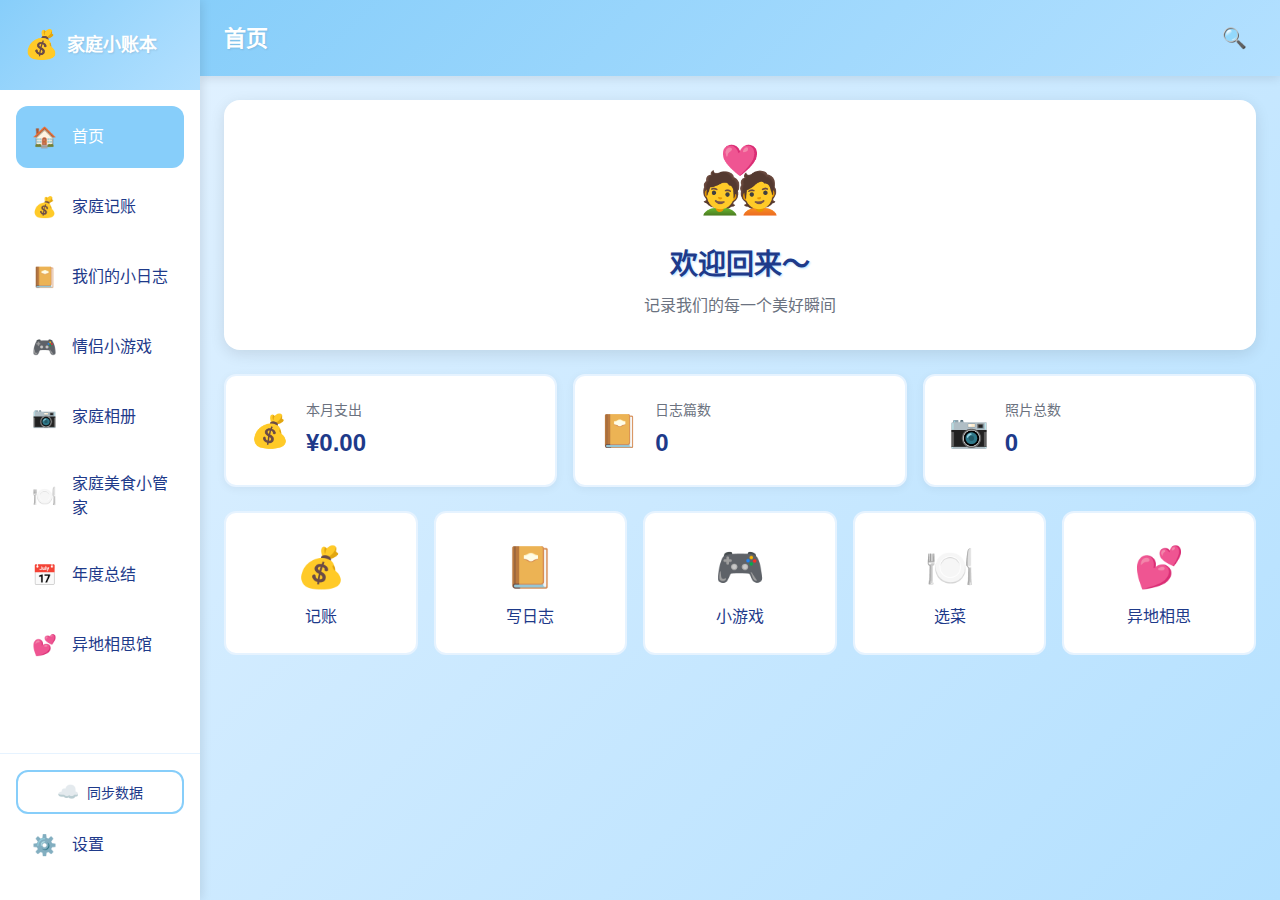
<file: dmlzjh/index.html>
<!DOCTYPE html>
<html lang="zh-CN">
<head>
    <meta charset="UTF-8">
    <meta name="viewport" content="width=device-width, initial-scale=1.0">
    <title>家庭小账本 - 我们的小回忆</title>
    <link rel="stylesheet" href="css/style.css">
    <link rel="stylesheet" href="css/animations.css">
    <link rel="manifest" href="manifest.json">
</head>
<body>
    <div class="app-container">
        <!-- 侧边栏导航（电脑端固定，手机端抽屉式） -->
        <aside class="sidebar" id="sidebar">
            <div class="sidebar-header">
                <div class="logo">
                    <span class="logo-icon">💰</span>
                    <h1 class="logo-title">家庭小账本</h1>
                </div>
                <button class="close-sidebar" id="closeSidebar">×</button>
            </div>
            <nav class="sidebar-nav">
                <a href="index.html" class="nav-item active">
                    <span class="nav-icon">🏠</span>
                    <span class="nav-text">首页</span>
                </a>
                <a href="pages/accounting.html" class="nav-item">
                    <span class="nav-icon">💰</span>
                    <span class="nav-text">家庭记账</span>
                </a>
                <a href="pages/diary.html" class="nav-item">
                    <span class="nav-icon">📔</span>
                    <span class="nav-text">我们的小日志</span>
                </a>
                <a href="pages/games.html" class="nav-item">
                    <span class="nav-icon">🎮</span>
                    <span class="nav-text">情侣小游戏</span>
                </a>
                <a href="pages/gallery.html" class="nav-item">
                    <span class="nav-icon">📷</span>
                    <span class="nav-text">家庭相册</span>
                </a>
                <a href="pages/food.html" class="nav-item">
                    <span class="nav-icon">🍽️</span>
                    <span class="nav-text">家庭美食小管家</span>
                </a>
                <a href="pages/annual.html" class="nav-item">
                    <span class="nav-icon">📅</span>
                    <span class="nav-text">年度总结</span>
                </a>
                <a href="pages/long distance.html" class="nav-item">
                    <span class="nav-icon">💕</span>
                    <span class="nav-text">异地相思馆</span>
                </a>
            </nav>
            <div class="sidebar-footer">
                <button class="btn-secondary" id="syncBtn">
                    <span class="btn-icon">☁️</span>
                    <span>同步数据</span>
                </button>
                <a href="pages/settings.html" class="nav-item">
                    <span class="nav-icon">⚙️</span>
                    <span class="nav-text">设置</span>
                </a>
            </div>
        </aside>

        <!-- 遮罩层（手机端侧边栏打开时显示） -->
        <div class="sidebar-overlay" id="sidebarOverlay"></div>

        <!-- 主内容区 -->
        <main class="main-content">
            <!-- 顶部导航栏 -->
            <header class="top-header">
                <button class="menu-toggle" id="menuToggle" aria-label="打开侧边菜单">☰</button>
                <h2 class="page-title">首页</h2>
                <button class="header-action" id="searchBtn" aria-label="搜索">🔍</button>
            </header>

            <!-- 首页内容 -->
            <div class="home-content">
                <div class="welcome-card">
                    <div class="welcome-illustration">💑</div>
                    <h2 class="welcome-title">欢迎回来～</h2>
                    <p class="welcome-text">记录我们的每一个美好瞬间</p>
                </div>

                <div class="quick-stats">
                    <div class="stat-card">
                        <div class="stat-icon">💰</div>
                        <div class="stat-info">
                            <div class="stat-label">本月支出</div>
                            <div class="stat-value" id="monthExpense">¥0</div>
                        </div>
                    </div>
                    <div class="stat-card">
                        <div class="stat-icon">📔</div>
                        <div class="stat-info">
                            <div class="stat-label">日志篇数</div>
                            <div class="stat-value" id="diaryCount">0</div>
                        </div>
                    </div>
                    <div class="stat-card">
                        <div class="stat-icon">📷</div>
                        <div class="stat-info">
                            <div class="stat-label">照片总数</div>
                            <div class="stat-value" id="photoCount">0</div>
                        </div>
                    </div>
                </div>

                <div class="quick-actions">
                    <a href="pages/accounting.html" class="action-card">
                        <div class="action-icon">💰</div>
                        <div class="action-text">记账</div>
                    </a>
                    <a href="pages/diary.html" class="action-card">
                        <div class="action-icon">📔</div>
                        <div class="action-text">写日志</div>
                    </a>
                    <a href="pages/games.html" class="action-card">
                        <div class="action-icon">🎮</div>
                        <div class="action-text">小游戏</div>
                    </a>
                    <a href="pages/food.html" class="action-card">
                        <div class="action-icon">🍽️</div>
                        <div class="action-text">选菜</div>
                    </a>
                    <a href="pages/long distance.html" class="action-card">
                        <div class="action-icon">💕</div>
                        <div class="action-text">异地相思</div>
                    </a>
                </div>
            </div>
        </main>
    </div>

    <!-- 加载动画 -->
    <div class="loading-overlay" id="loadingOverlay">
        <div class="loading-animation">
            <div class="loading-bear">🐻</div>
            <div class="loading-stars">
                <span>⭐</span><span>⭐</span><span>⭐</span>
            </div>
        </div>
    </div>

    <script src="js/utils.js"></script>
    <script src="js/storage.js"></script>
    <script src="js/main.js"></script>
</body>
</html>
</file>
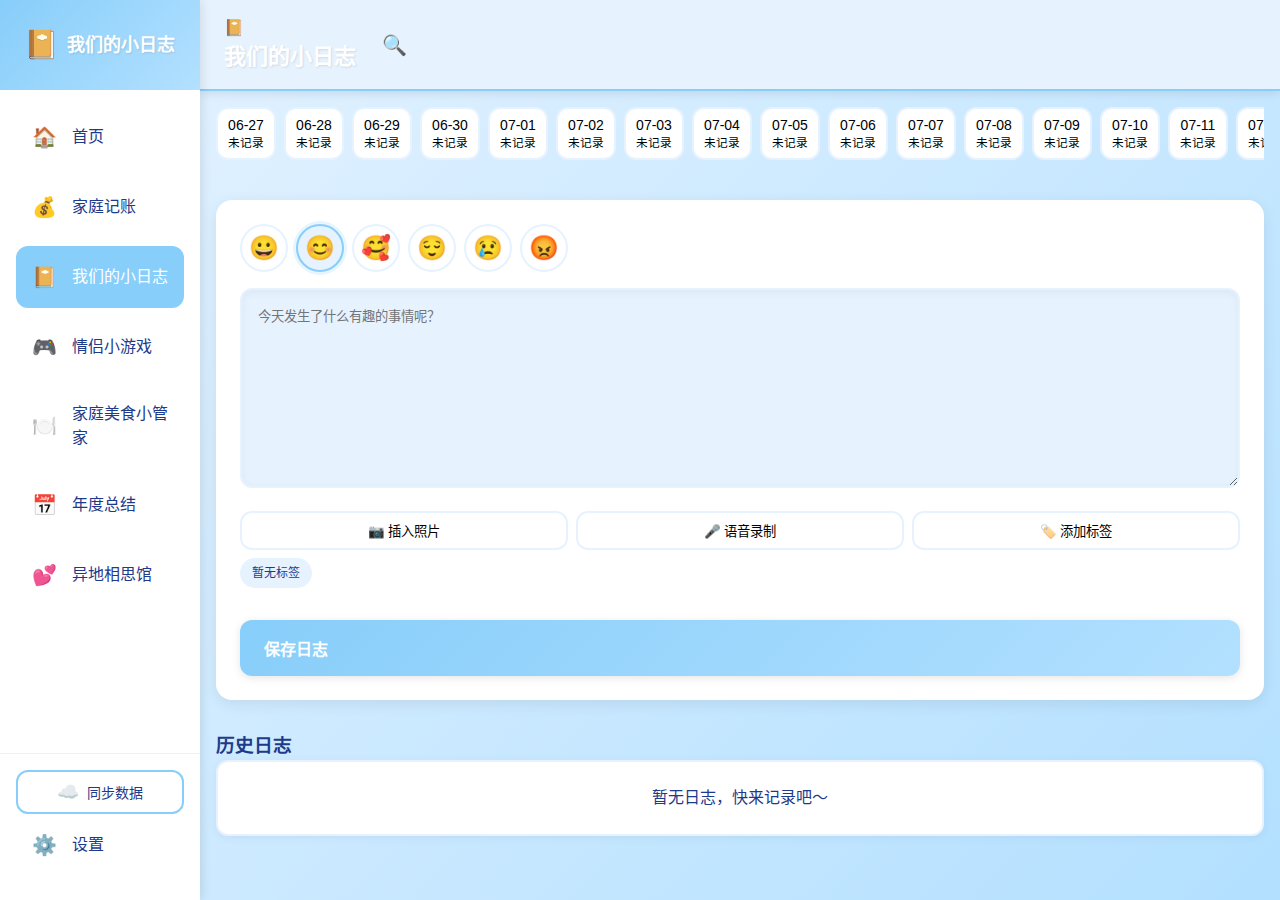
<file: dmlzjh/pages/diary.html>
<!DOCTYPE html>
<html lang="zh-CN">
<head>
    <meta charset="UTF-8">
    <meta name="viewport" content="width=device-width, initial-scale=1.0">
    <title>我们的小日志 - 家庭小账本</title>
    <link rel="stylesheet" href="../css/style.css">
    <link rel="stylesheet" href="../css/animations.css">
    <link rel="stylesheet" href="../css/pages/diary.css">
</head>
<body>
    <div class="app-container">
        <!-- 侧边栏 -->
        <aside class="sidebar" id="sidebar">
            <div class="sidebar-header">
                <div class="logo">
                    <span class="logo-icon">📔</span>
                    <h1 class="logo-title">我们的小日志</h1>
                </div>
                <button class="close-sidebar" id="closeSidebar">×</button>
            </div>
            <nav class="sidebar-nav">
                <a href="../index.html" class="nav-item">
                    <span class="nav-icon">🏠</span>
                    <span class="nav-text">首页</span>
                </a>
                <a href="accounting.html" class="nav-item">
                    <span class="nav-icon">💰</span>
                    <span class="nav-text">家庭记账</span>
                </a>
                <a href="diary.html" class="nav-item active">
                    <span class="nav-icon">📔</span>
                    <span class="nav-text">我们的小日志</span>
                </a>
                <a href="games.html" class="nav-item">
                    <span class="nav-icon">🎮</span>
                    <span class="nav-text">情侣小游戏</span>
                </a>
                <a href="food.html" class="nav-item">
                    <span class="nav-icon">🍽️</span>
                    <span class="nav-text">家庭美食小管家</span>
                </a>
                <a href="annual.html" class="nav-item">
                    <span class="nav-icon">📅</span>
                    <span class="nav-text">年度总结</span>
                </a>
                <a href="longdistance.html" class="nav-item">
                    <span class="nav-icon">💕</span>
                    <span class="nav-text">异地相思馆</span>
                </a>
            </nav>
            <div class="sidebar-footer">
                <button class="btn-secondary" id="syncBtn">
                    <span class="btn-icon">☁️</span>
                    <span>同步数据</span>
                </button>
                <a href="settings.html" class="nav-item">
                    <span class="nav-icon">⚙️</span>
                    <span class="nav-text">设置</span>
                </a>
            </div>
        </aside>

        <div class="sidebar-overlay" id="sidebarOverlay"></div>

        <!-- 主内容 -->
        <main class="main-content">
            <!-- 标题栏 -->
            <header class="top-header diary-header">
                <button class="menu-toggle" id="menuToggle" aria-label="打开侧边菜单">☰</button>
                <div class="header-title-group">
                    <span class="header-icon gentle-rotate">📔</span>
                    <h2 class="page-title">我们的小日志</h2>
                </div>
                <button class="header-action" id="searchDiaryBtn" aria-label="搜索日志">🔍</button>
            </header>

            <!-- 日期导航 -->
            <section class="date-nav-section">
                <div class="date-nav" id="dateNav">
                    <!-- 日期按钮由JS生成 -->
                </div>
            </section>

            <!-- 日志编辑区 -->
            <section class="diary-editor-section" aria-label="日志编辑区域">
                <div class="mood-selector" id="moodSelector">
                    <!-- 心情按钮由JS生成 -->
                </div>
                <label for="diaryContent" class="visually-hidden">日志内容</label>
                <textarea class="diary-input" id="diaryContent" placeholder="今天发生了什么有趣的事情呢？"></textarea>
                <div class="editor-actions">
                    <button class="editor-btn" id="addPhotoBtn">📷 插入照片</button>
                    <button class="editor-btn" id="recordVoiceBtn">🎤 语音录制</button>
                    <button class="editor-btn" id="addTagBtn">🏷️ 添加标签</button>
                </div>
                <div class="tag-list" id="tagList">
                    <!-- 标签展示区域 -->
                </div>
                <button class="btn-primary save-diary-btn" id="saveDiaryBtn">保存日志</button>
            </section>

            <!-- 历史日志 -->
            <section class="diary-history-section">
                <h3 class="section-title">历史日志</h3>
                <div class="diary-list" id="diaryList">
                    <!-- 历史日志列表由JS生成 -->
                </div>
            </section>
        </main>
    </div>

    <script src="../js/utils.js"></script>
    <script src="../js/storage.js"></script>
    <script src="../js/main.js"></script>
    <script src="../js/pages/diary.js"></script>
</body>
</html>
</file>
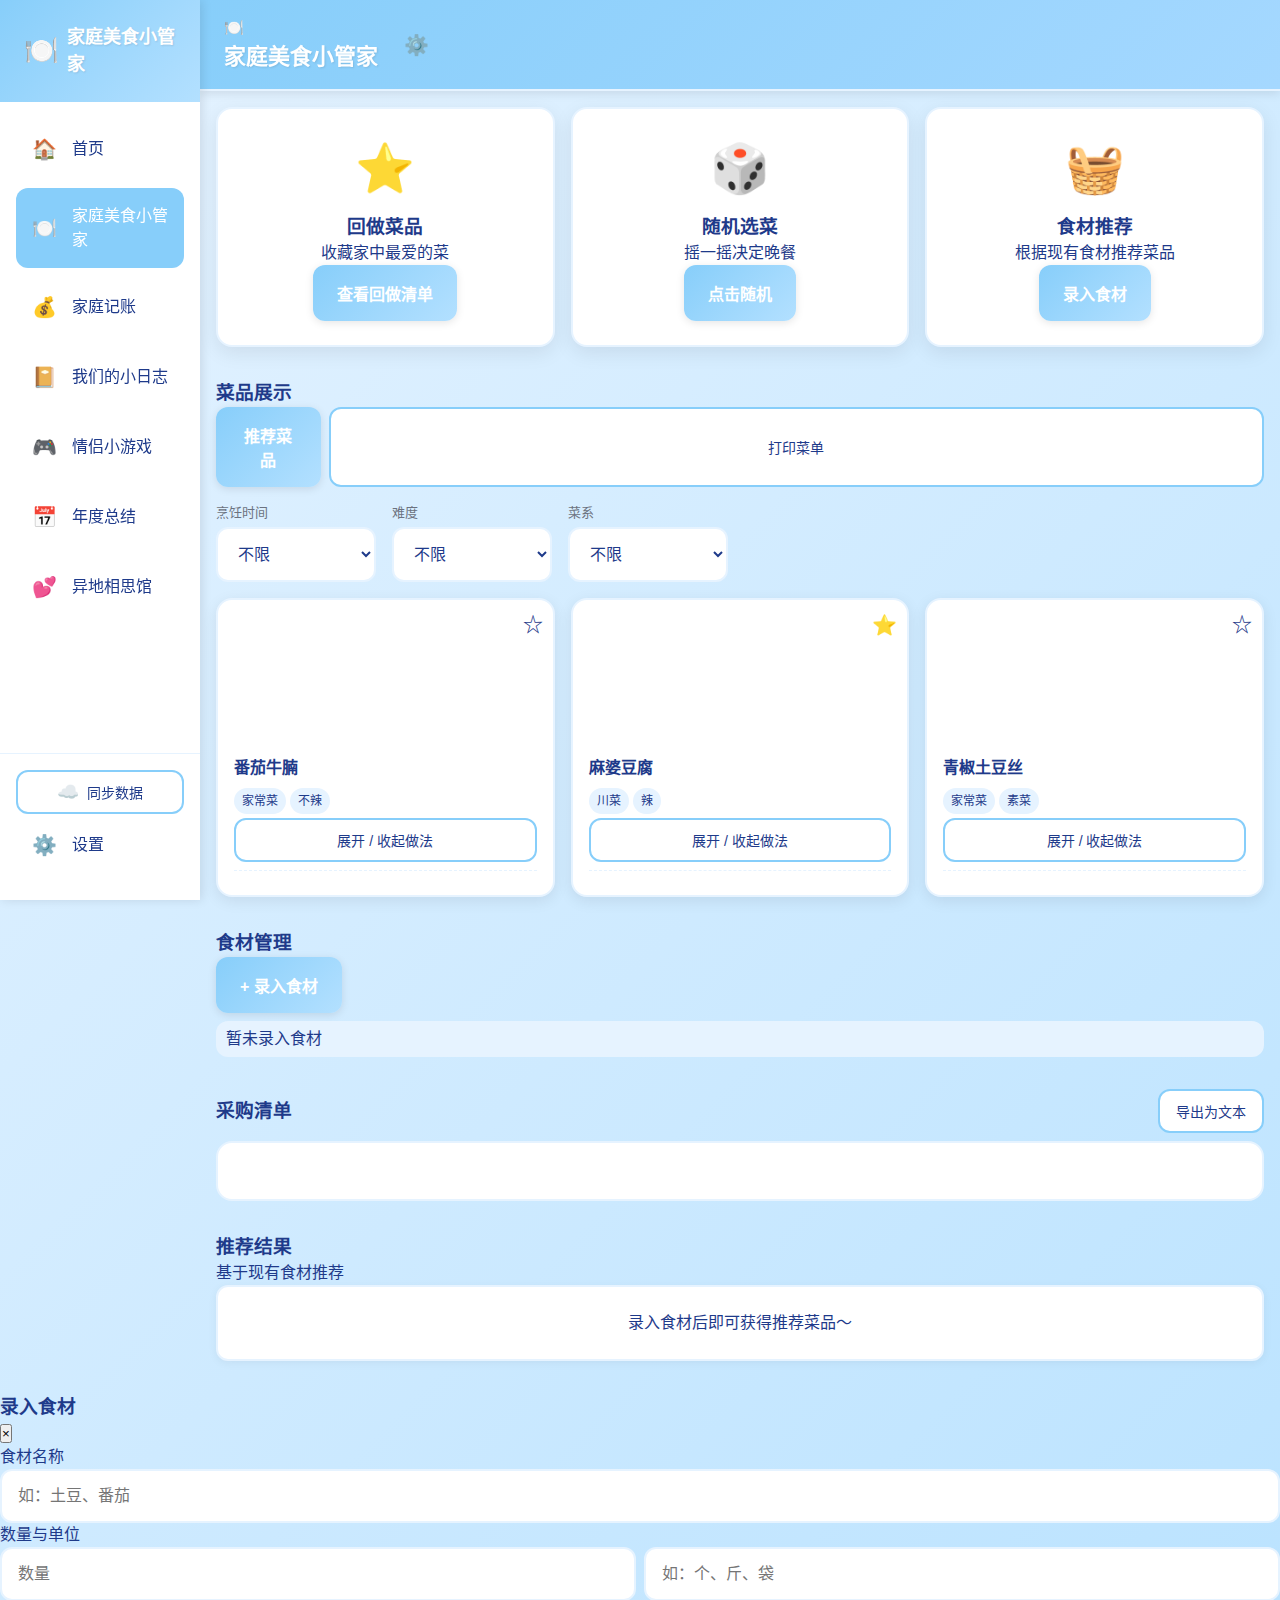
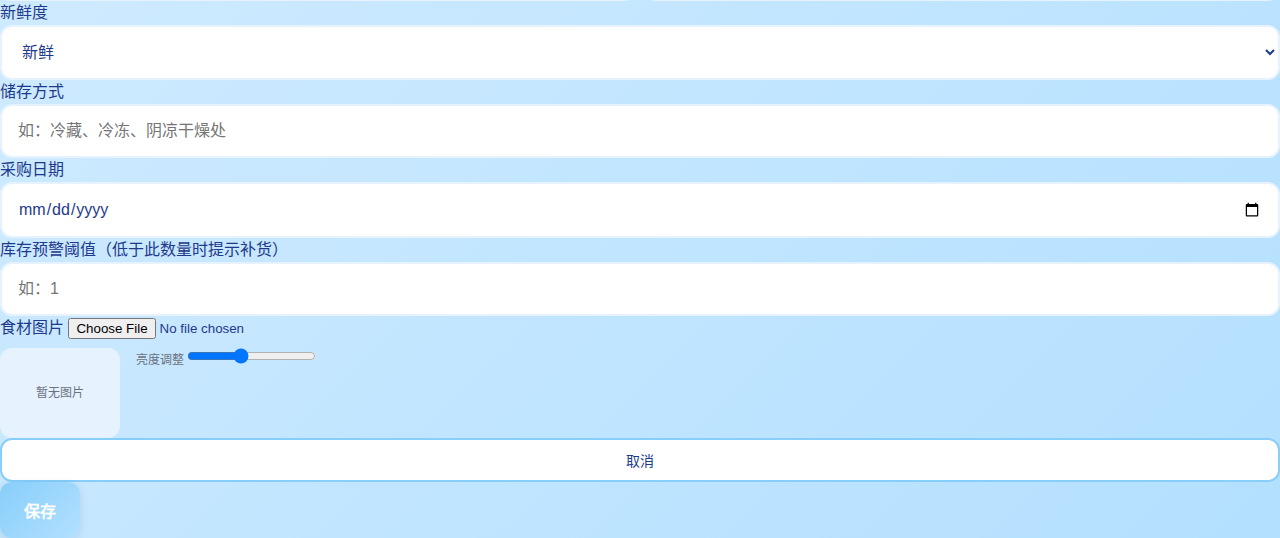
<file: dmlzjh/pages/food.html>
<!DOCTYPE html>
<html lang="zh-CN">
<head>
    <meta charset="UTF-8">
    <meta name="viewport" content="width=device-width, initial-scale=1.0">
    <title>家庭美食小管家 - 家庭小账本</title>
    <link rel="stylesheet" href="../css/style.css">
    <link rel="stylesheet" href="../css/animations.css">
    <link rel="stylesheet" href="../css/pages/food.css">
</head>
<body>
    <div class="app-container">
        <aside class="sidebar" id="sidebar">
            <div class="sidebar-header">
                <div class="logo">
                    <span class="logo-icon">🍽️</span>
                    <h1 class="logo-title">家庭美食小管家</h1>
                </div>
                <button class="close-sidebar" id="closeSidebar">×</button>
            </div>
            <nav class="sidebar-nav">
                <a href="../index.html" class="nav-item">
                    <span class="nav-icon">🏠</span>
                    <span class="nav-text">首页</span>
                </a>
                <a href="food.html" class="nav-item active">
                    <span class="nav-icon">🍽️</span>
                    <span class="nav-text">家庭美食小管家</span>
                </a>
                <a href="accounting.html" class="nav-item">
                    <span class="nav-icon">💰</span>
                    <span class="nav-text">家庭记账</span>
                </a>
                <a href="diary.html" class="nav-item">
                    <span class="nav-icon">📔</span>
                    <span class="nav-text">我们的小日志</span>
                </a>
                <a href="games.html" class="nav-item">
                    <span class="nav-icon">🎮</span>
                    <span class="nav-text">情侣小游戏</span>
                </a>
                <a href="annual.html" class="nav-item">
                    <span class="nav-icon">📅</span>
                    <span class="nav-text">年度总结</span>
                </a>
                <a href="longdistance.html" class="nav-item">
                    <span class="nav-icon">💕</span>
                    <span class="nav-text">异地相思馆</span>
                </a>
            </nav>
            <div class="sidebar-footer">
                <button class="btn-secondary" id="syncBtn">
                    <span class="btn-icon">☁️</span>
                    <span>同步数据</span>
                </button>
                <a href="settings.html" class="nav-item">
                    <span class="nav-icon">⚙️</span>
                    <span class="nav-text">设置</span>
                </a>
            </div>
        </aside>

        <div class="sidebar-overlay" id="sidebarOverlay"></div>

        <main class="main-content">
            <header class="top-header food-header">
                <button class="menu-toggle" id="menuToggle">☰</button>
                <div class="header-title-group">
                    <span class="header-icon gentle-rotate">🍽️</span>
                    <h2 class="page-title">家庭美食小管家</h2>
                </div>
                <button class="header-action" id="filterFoodBtn">⚙️</button>
            </header>

            <section class="food-core-section">
                <div class="food-core-grid">
                    <div class="food-core-card" id="favoriteDishesCard">
                        <div class="core-icon">⭐</div>
                        <h3>回做菜品</h3>
                        <p>收藏家中最爱的菜</p>
                        <button class="btn-primary">查看回做清单</button>
                    </div>
                    <div class="food-core-card" id="randomDishCard">
                        <div class="core-icon">🎲</div>
                        <h3>随机选菜</h3>
                        <p>摇一摇决定晚餐</p>
                        <button class="btn-primary" id="randomDishBtn">点击随机</button>
                    </div>
                    <div class="food-core-card" id="ingredientRecommendCard">
                        <div class="core-icon">🧺</div>
                        <h3>食材推荐</h3>
                        <p>根据现有食材推荐菜品</p>
                        <button class="btn-primary" id="addIngredientBtn">录入食材</button>
                    </div>
                </div>
            </section>

            <section class="dish-list-section">
                <div class="section-header">
                    <h3 class="section-title">菜品展示</h3>
                    <div class="dish-toolbar-right">
                        <!-- 推荐菜品按钮 -->
                        <button class="btn-primary" id="recommendBtn">推荐菜品</button>
                        <button class="btn-secondary" id="printMenuBtn">打印菜单</button>
                    </div>
                </div>

                <!-- 推荐筛选条件 -->
                <div class="recommend-filters" id="recommendFilters">
                    <div class="filter-group">
                        <label>烹饪时间</label>
                        <select id="filterTime" class="input">
                            <option value="all">不限</option>
                            <option value="short">15 分钟内</option>
                            <option value="medium">15 - 30 分钟</option>
                            <option value="long">30 分钟以上</option>
                        </select>
                    </div>
                    <div class="filter-group">
                        <label>难度</label>
                        <select id="filterDifficulty" class="input">
                            <option value="all">不限</option>
                            <option value="easy">简单</option>
                            <option value="medium">中等</option>
                            <option value="hard">复杂</option>
                        </select>
                    </div>
                    <div class="filter-group">
                        <label>菜系</label>
                        <select id="filterCuisine" class="input">
                            <option value="all">不限</option>
                            <option value="川菜">川菜</option>
                            <option value="粤菜">粤菜</option>
                            <option value="鲁菜">鲁菜</option>
                            <option value="豫菜">豫菜</option>
                            <option value="家常菜">家常菜</option>
                        </select>
                    </div>
                </div>

                <div class="dish-grid" id="dishGrid">
                    <!-- 菜品卡片由JS生成 -->
                </div>
            </section>

            <section class="ingredient-section">
                <div class="ingredient-header">
                    <h3 class="section-title">食材管理</h3>
                    <button class="btn-primary" id="recordIngredientBtn">+ 录入食材</button>
                </div>
                <!-- 食材库存列表 -->
                <div class="ingredient-tags" id="ingredientTags">
                    <!-- 食材标签由JS生成 -->
                </div>
            </section>

            <!-- 采购清单区 -->
            <section class="purchase-section">
                <div class="purchase-header">
                    <h3 class="section-title">采购清单</h3>
                    <div class="purchase-actions">
                        <button class="btn-secondary" id="exportPurchaseTextBtn">导出为文本</button>
                    </div>
                </div>
                <div class="purchase-list" id="purchaseList">
                    <!-- 采购清单条目由JS生成 -->
                </div>
            </section>

            <section class="recommend-section">
                <div class="recommend-header">
                    <div>
                        <h3 class="section-title">推荐结果</h3>
                        <p class="section-subtitle">基于现有食材推荐</p>
                    </div>
                </div>
                <div class="recommend-list" id="recommendList">
                    <!-- 推荐菜品由JS生成 -->
                </div>
            </section>
        </main>
    </div>

    <!-- 食材录入/编辑弹窗 -->
    <div class="modal" id="ingredientModal">
        <div class="modal-content">
            <div class="modal-header">
                <h3 class="modal-title" id="ingredientModalTitle">录入食材</h3>
                <button class="modal-close" id="closeIngredientModal">×</button>
            </div>
            <form class="ingredient-form" id="ingredientForm">
                <div class="form-group">
                    <label>食材名称</label>
                    <input type="text" class="input" id="ingredientName" required placeholder="如：土豆、番茄">
                </div>
                <div class="form-group">
                    <label>数量与单位</label>
                    <div class="inline-inputs">
                        <input type="number" class="input" id="ingredientQuantity" min="0" step="0.1" placeholder="数量">
                        <input type="text" class="input" id="ingredientUnit" placeholder="如：个、斤、袋">
                    </div>
                </div>
                <div class="form-group">
                    <label>新鲜度</label>
                    <select class="input" id="ingredientFreshness">
                        <option value="fresh">新鲜</option>
                        <option value="normal">一般</option>
                        <option value="expire_soon">临期</option>
                    </select>
                </div>
                <div class="form-group">
                    <label>储存方式</label>
                    <input type="text" class="input" id="ingredientStorage" placeholder="如：冷藏、冷冻、阴凉干燥处">
                </div>
                <div class="form-group">
                    <label>采购日期</label>
                    <input type="date" class="input" id="ingredientPurchaseDate">
                </div>
                <div class="form-group">
                    <label>库存预警阈值（低于此数量时提示补货）</label>
                    <input type="number" class="input" id="ingredientThreshold" min="0" step="0.1" placeholder="如：1">
                </div>
                <div class="form-group">
                    <label>食材图片</label>
                    <input type="file" id="ingredientImage" accept="image/*">
                    <div class="image-edit-row">
                        <div class="image-preview" id="ingredientImagePreview">暂无图片</div>
                        <div class="image-tools">
                            <label>亮度调整</label>
                            <input type="range" id="ingredientBrightness" min="80" max="130" value="100">
                        </div>
                    </div>
                </div>
                <div class="form-actions">
                    <button type="button" class="btn-secondary" id="cancelIngredientBtn">取消</button>
                    <button type="submit" class="btn-primary">保存</button>
                </div>
            </form>
        </div>
    </div>

    <script src="../js/utils.js"></script>
    <script src="../js/storage.js"></script>
    <script src="../js/main.js"></script>
    <script src="../js/pages/food.js"></script>
</body>
</html>
</file>
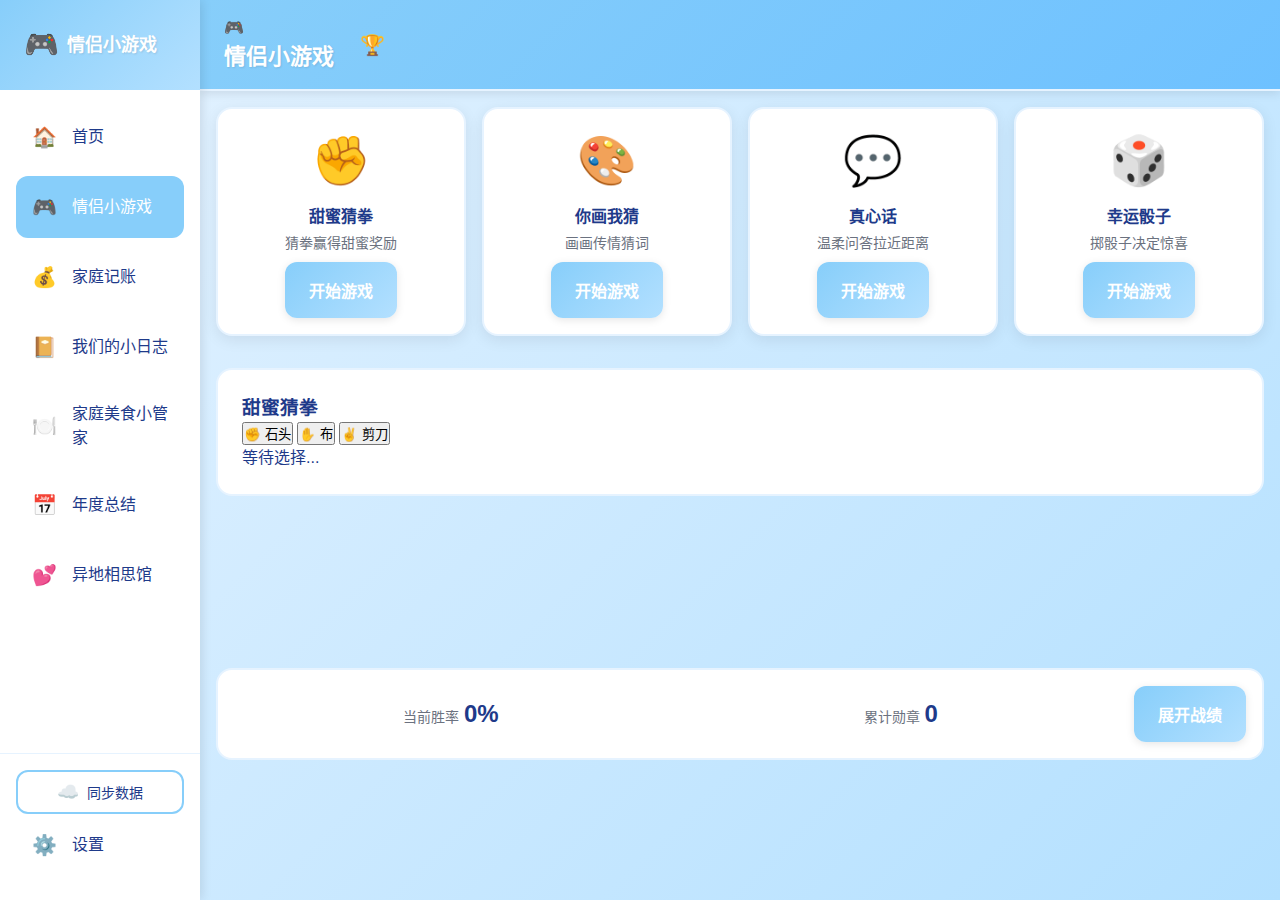
<file: dmlzjh/pages/games.html>
<!DOCTYPE html>
<html lang="zh-CN">
<head>
    <meta charset="UTF-8">
    <meta name="viewport" content="width=device-width, initial-scale=1.0">
    <title>情侣小游戏 - 家庭小账本</title>
    <link rel="stylesheet" href="../css/style.css">
    <link rel="stylesheet" href="../css/animations.css">
    <link rel="stylesheet" href="../css/pages/games.css">
</head>
<body>
    <div class="app-container">
        <aside class="sidebar" id="sidebar">
            <div class="sidebar-header">
                <div class="logo">
                    <span class="logo-icon">🎮</span>
                    <h1 class="logo-title">情侣小游戏</h1>
                </div>
                <button class="close-sidebar" id="closeSidebar">×</button>
            </div>
            <nav class="sidebar-nav">
                <a href="../index.html" class="nav-item">
                    <span class="nav-icon">🏠</span>
                    <span class="nav-text">首页</span>
                </a>
                <a href="games.html" class="nav-item active">
                    <span class="nav-icon">🎮</span>
                    <span class="nav-text">情侣小游戏</span>
                </a>
                <a href="accounting.html" class="nav-item">
                    <span class="nav-icon">💰</span>
                    <span class="nav-text">家庭记账</span>
                </a>
                <a href="diary.html" class="nav-item">
                    <span class="nav-icon">📔</span>
                    <span class="nav-text">我们的小日志</span>
                </a>
                <a href="food.html" class="nav-item">
                    <span class="nav-icon">🍽️</span>
                    <span class="nav-text">家庭美食小管家</span>
                </a>
                <a href="annual.html" class="nav-item">
                    <span class="nav-icon">📅</span>
                    <span class="nav-text">年度总结</span>
                </a>
                <a href="longdistance.html" class="nav-item">
                    <span class="nav-icon">💕</span>
                    <span class="nav-text">异地相思馆</span>
                </a>
            </nav>
            <div class="sidebar-footer">
                <button class="btn-secondary" id="syncBtn">
                    <span class="btn-icon">☁️</span>
                    <span>同步数据</span>
                </button>
                <a href="settings.html" class="nav-item">
                    <span class="nav-icon">⚙️</span>
                    <span class="nav-text">设置</span>
                </a>
            </div>
        </aside>

        <div class="sidebar-overlay" id="sidebarOverlay"></div>

        <main class="main-content">
            <header class="top-header games-header">
                <button class="menu-toggle" id="menuToggle">☰</button>
                <div class="header-title-group">
                    <span class="header-icon star-twinkle">🎮</span>
                    <h2 class="page-title">情侣小游戏</h2>
                </div>
                <button class="header-action" id="statsBtn">🏆</button>
            </header>

            <section class="game-selection-section">
                <div class="game-grid" id="gameGrid">
                    <!-- 游戏卡片由JS生成 -->
                </div>
            </section>

            <section class="game-play-section">
                <div class="game-play-container" id="gamePlayContainer">
                    <!-- 当前游戏内容由JS生成 -->
                </div>
            </section>

            <section class="game-stats-section">
                <div class="game-stats-card">
                    <div class="stat-item">
                        <span class="stat-label">当前胜率</span>
                        <span class="stat-value" id="winRate">0%</span>
                    </div>
                    <div class="stat-item">
                        <span class="stat-label">累计勋章</span>
                        <span class="stat-value" id="medalCount">0</span>
                    </div>
                    <button class="btn-primary" id="viewRecordsBtn">展开战绩</button>
                </div>
                <div class="records-panel" id="recordsPanel">
                    <!-- 战绩明细由JS生成 -->
                </div>
            </section>
        </main>
    </div>

    <script src="../js/utils.js"></script>
    <script src="../js/storage.js"></script>
    <script src="../js/main.js"></script>
    <script src="../js/pages/games.js"></script>
</body>
</html>
</file>
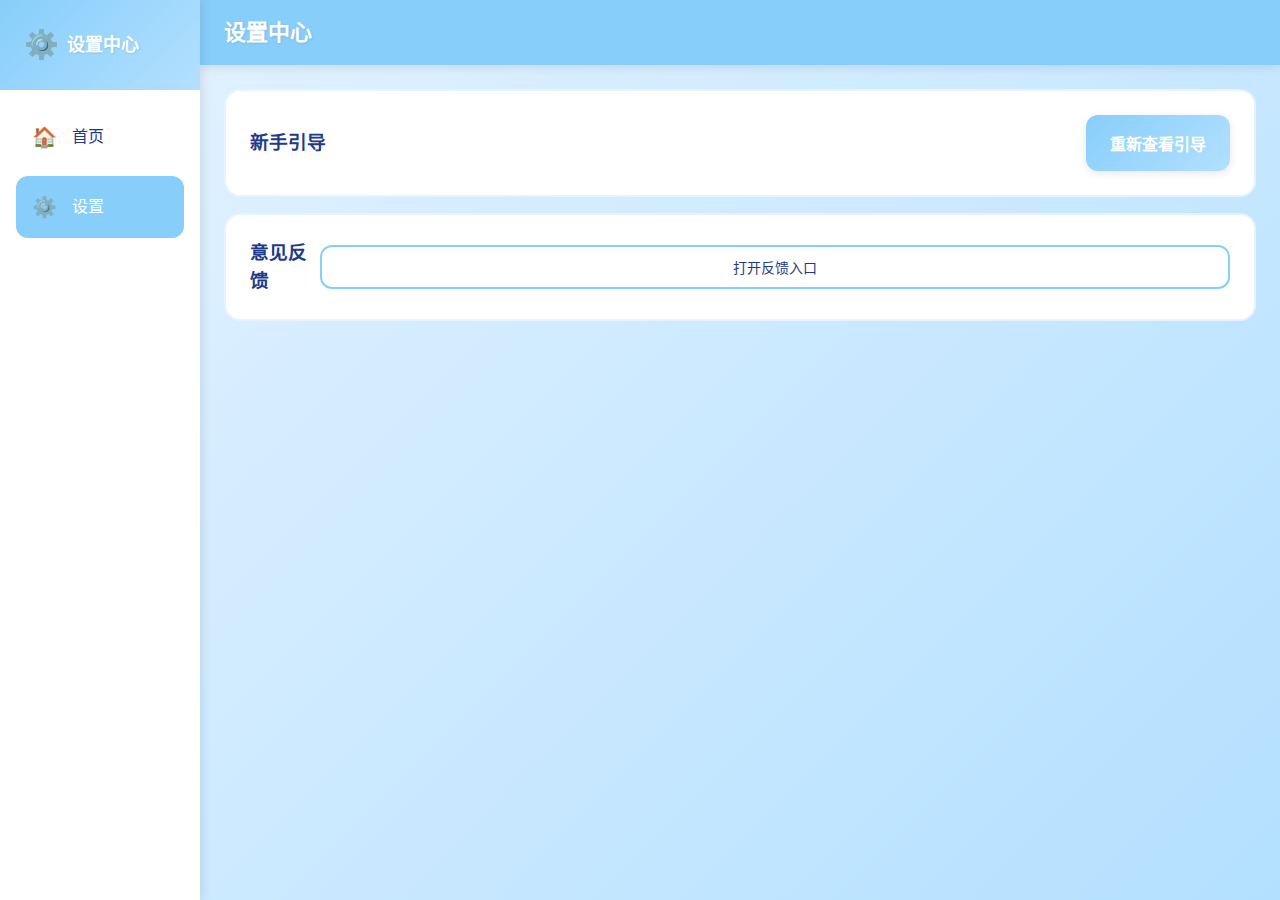
<file: dmlzjh/pages/settings.html>
<!DOCTYPE html>
<html lang="zh-CN">
<head>
    <meta charset="UTF-8">
    <meta name="viewport" content="width=device-width, initial-scale=1.0">
    <title>设置 - 家庭小账本</title>
    <link rel="stylesheet" href="../css/style.css">
    <link rel="stylesheet" href="../css/animations.css">
    <link rel="stylesheet" href="../css/pages/settings.css">
</head>
<body>
    <div class="app-container">
        <aside class="sidebar" id="sidebar">
            <div class="sidebar-header">
                <div class="logo">
                    <span class="logo-icon">⚙️</span>
                    <h1 class="logo-title">设置中心</h1>
                </div>
                <button class="close-sidebar" id="closeSidebar">×</button>
            </div>
            <nav class="sidebar-nav">
                <a href="../index.html" class="nav-item">
                    <span class="nav-icon">🏠</span>
                    <span class="nav-text">首页</span>
                </a>
                <a href="settings.html" class="nav-item active">
                    <span class="nav-icon">⚙️</span>
                    <span class="nav-text">设置</span>
                </a>
            </nav>
        </aside>

        <div class="sidebar-overlay" id="sidebarOverlay"></div>

        <main class="main-content">
            <header class="top-header settings-header">
                <button class="menu-toggle" id="menuToggle">☰</button>
                <h2 class="page-title">设置中心</h2>
            </header>

            <section class="settings-section">
                <div class="settings-card">
                    <h3>新手引导</h3>
                    <button class="btn-primary">重新查看引导</button>
                </div>
                <div class="settings-card">
                    <h3>意见反馈</h3>
                    <button class="btn-secondary">打开反馈入口</button>
                </div>
            </section>
        </main>
    </div>

    <script src="../js/utils.js"></script>
    <script src="../js/storage.js"></script>
    <script src="../js/main.js"></script>
</body>
</html>
</file>
<file: dmlzjh/css/style.css>
/**
 * 家庭小账本 - 主样式文件
 * 蓝色可爱风格 + 双端适配
 */

/* ========== CSS变量定义（配色体系） ========== */
:root {
    /* 主色调 */
    --color-light-blue: #E6F3FF;      /* 浅蓝 - 卡片底色、背景色 */
    --color-sky-blue: #87CEFA;         /* 天蓝 - 按钮底色、渐变主色 */
    --color-morandi-blue: #9BB7D4;     /* 莫兰迪蓝 - 强调色、边框色 */
    --color-gradient-blue: #B3E0FF;     /* 渐变蓝色 */
    
    /* 辅助色 */
    --color-light-pink: #FFE6F2;       /* 浅粉 - 警示色、情感类卡片 */
    --color-light-green: #E6FFE6;      /* 浅绿 - 推荐结果区辅助色 */
    --color-light-red: #FFE6E6;        /* 浅红 - 缺失食材提示 */
    --color-white: #FFFFFF;             /* 白色 - 文本输入框、弹窗底色 */
    
    /* 文字色 */
    --color-dark-blue: #1E3A8A;        /* 深蓝 - 正文文字、标题文字 */
    --color-light-gray: #6B7280;        /* 浅灰 - 说明文字、次要文字 */
    
    /* 阴影色 */
    --shadow-blue: #B3E0FF;             /* 阴影色 */
    
    /* 字体 */
    --font-chinese: "微软雅黑", "Microsoft YaHei", sans-serif;
    --font-english: "Comic Sans MS", "Arial", sans-serif;
    
    /* 间距 */
    --spacing-xs: 4px;
    --spacing-sm: 8px;
    --spacing-md: 16px;
    --spacing-lg: 24px;
    --spacing-xl: 32px;
    
    /* 圆角 */
    --radius-sm: 8px;
    --radius-md: 12px;
    --radius-lg: 16px;
    --radius-xl: 20px;
    
    /* 侧边栏宽度（电脑端） */
    --sidebar-width: 200px;
}

/* ========== 全局样式重置 ========== */
* {
    margin: 0;
    padding: 0;
    box-sizing: border-box;
}

html {
    font-size: 16px; /* 基础字号 */
}

body {
    font-family: var(--font-chinese);
    background: linear-gradient(135deg, var(--color-light-blue) 0%, var(--color-gradient-blue) 100%);
    color: var(--color-dark-blue);
    line-height: 1.5;
    min-height: 100vh;
    overflow-x: hidden;
}

/* ========== 应用容器 ========== */
.app-container {
    display: flex;
    min-height: 100vh;
    position: relative;
}

/* ========== 侧边栏样式 ========== */
.sidebar {
    width: var(--sidebar-width);
    background: var(--color-white);
    box-shadow: 2px 0 10px rgba(0, 0, 0, 0.1);
    display: flex;
    flex-direction: column;
    position: fixed;
    left: 0;
    top: 0;
    height: 100vh;
    z-index: 1000;
    transform: translateX(-100%);
    transition: transform 0.3s ease;
}

/* 电脑端：侧边栏固定显示 */
@media (min-width: 768px) {
    .sidebar {
        position: relative;
        transform: translateX(0);
    }
    
    .main-content {
        margin-left: 0;
        width: calc(100% - var(--sidebar-width));
    }
}

/* 手机端：侧边栏抽屉式 */
@media (max-width: 767px) {
    .sidebar.open {
        transform: translateX(0);
    }
    
    .main-content {
        width: 100%;
        margin-left: 0;
    }
}

.sidebar-header {
    padding: var(--spacing-lg);
    background: linear-gradient(135deg, var(--color-sky-blue) 0%, var(--color-gradient-blue) 100%);
    display: flex;
    justify-content: space-between;
    align-items: center;
}

.logo {
    display: flex;
    align-items: center;
    gap: var(--spacing-sm);
}

.logo-icon {
    font-size: 28px;
}

.logo-title {
    font-size: 18px;
    font-weight: bold;
    color: var(--color-white);
    text-shadow: 1px 1px 2px rgba(0, 0, 0, 0.1);
}

.close-sidebar {
    display: none; /* 电脑端隐藏 */
    background: none;
    border: none;
    font-size: 28px;
    color: var(--color-white);
    cursor: pointer;
    padding: var(--spacing-xs);
}

@media (max-width: 767px) {
    .close-sidebar {
        display: block;
    }
}

.sidebar-nav {
    flex: 1;
    padding: var(--spacing-md);
    overflow-y: auto;
}

.nav-item {
    display: flex;
    align-items: center;
    gap: var(--spacing-md);
    padding: var(--spacing-md);
    margin-bottom: var(--spacing-sm);
    border-radius: var(--radius-md);
    text-decoration: none;
    color: var(--color-dark-blue);
    transition: all 0.2s ease;
    cursor: pointer;
}

.nav-item:hover {
    background: var(--color-light-blue);
    transform: translateX(4px);
}

.nav-item.active {
    background: var(--color-sky-blue);
    color: var(--color-white);
}

.nav-icon {
    font-size: 20px;
    width: 24px;
    text-align: center;
}

.nav-text {
    font-size: 16px;
}

.sidebar-footer {
    padding: var(--spacing-md);
    border-top: 1px solid var(--color-light-blue);
}

/* ========== 遮罩层（手机端） ========== */
.sidebar-overlay {
    display: none;
    position: fixed;
    top: 0;
    left: 0;
    width: 100%;
    height: 100%;
    background: rgba(0, 0, 0, 0.3);
    z-index: 999;
    opacity: 0;
    transition: opacity 0.3s ease;
}

.sidebar-overlay.show {
    display: block;
    opacity: 1;
}

/* ========== 主内容区 ========== */
.main-content {
    flex: 1;
    display: flex;
    flex-direction: column;
    min-height: 100vh;
    transition: margin-left 0.3s ease;
}

/* ========== 顶部导航栏 ========== */
.top-header {
    background: linear-gradient(135deg, var(--color-sky-blue) 0%, var(--color-gradient-blue) 100%);
    padding: var(--spacing-md) var(--spacing-lg);
    display: flex;
    align-items: center;
    gap: var(--spacing-md);
    box-shadow: 0 2px 10px rgba(0, 0, 0, 0.1);
    position: sticky;
    top: 0;
    z-index: 100;
}

.menu-toggle {
    display: block; /* 手机端显示 */
    background: none;
    border: none;
    font-size: 24px;
    color: var(--color-white);
    cursor: pointer;
    padding: var(--spacing-xs);
    min-width: 44px; /* 手机端最小触控尺寸 */
    min-height: 44px;
}

@media (min-width: 768px) {
    .menu-toggle {
        display: none; /* 电脑端隐藏 */
    }
}

.page-title {
    flex: 1;
    font-size: 18px; /* 手机端标题字号 */
    font-weight: bold;
    color: var(--color-white);
    text-shadow: 1px 1px 2px rgba(0, 0, 0, 0.1);
}

@media (min-width: 768px) {
    .page-title {
        font-size: 22px; /* 电脑端标题字号 */
    }
}

.header-action {
    background: none;
    border: none;
    font-size: 20px;
    color: var(--color-white);
    cursor: pointer;
    padding: var(--spacing-xs);
    min-width: 44px;
    min-height: 44px;
}

/* ========== 首页内容 ========== */
.home-content {
    flex: 1;
    padding: var(--spacing-lg);
    max-width: 1200px;
    margin: 0 auto;
    width: 100%;
}

.welcome-card {
    background: var(--color-white);
    border-radius: var(--radius-lg);
    padding: var(--spacing-xl);
    text-align: center;
    margin-bottom: var(--spacing-lg);
    box-shadow: 0 4px 15px rgba(0, 0, 0, 0.1);
}

.welcome-illustration {
    font-size: 64px;
    margin-bottom: var(--spacing-md);
}

.welcome-title {
    font-size: 24px;
    font-weight: bold;
    color: var(--color-dark-blue);
    margin-bottom: var(--spacing-sm);
    text-shadow: 1px 1px 2px var(--shadow-blue);
}

.welcome-text {
    font-size: 16px;
    color: var(--color-light-gray);
}

/* ========== 快速统计卡片 ========== */
.quick-stats {
    display: grid;
    grid-template-columns: repeat(auto-fit, minmax(150px, 1fr));
    gap: var(--spacing-md);
    margin-bottom: var(--spacing-lg);
}

.stat-card {
    background: var(--color-white);
    border: 2px solid var(--color-light-blue);
    border-radius: var(--radius-md);
    padding: var(--spacing-lg);
    display: flex;
    align-items: center;
    gap: var(--spacing-md);
    box-shadow: 0 2px 10px rgba(0, 0, 0, 0.05);
    transition: all 0.2s ease;
}

.stat-card:hover {
    transform: translateY(-4px);
    box-shadow: 0 4px 15px rgba(0, 0, 0, 0.1);
}

.stat-icon {
    font-size: 32px;
}

.stat-info {
    flex: 1;
}

.stat-label {
    font-size: 14px;
    color: var(--color-light-gray);
    margin-bottom: var(--spacing-xs);
}

.stat-value {
    font-size: 20px;
    font-weight: bold;
    color: var(--color-dark-blue);
    font-family: var(--font-english);
}

/* ========== 快速操作卡片 ========== */
.quick-actions {
    display: grid;
    grid-template-columns: repeat(auto-fit, minmax(100px, 1fr));
    gap: var(--spacing-md);
}

.action-card {
    background: var(--color-white);
    border: 2px solid var(--color-light-blue);
    border-radius: var(--radius-md);
    padding: var(--spacing-lg);
    text-align: center;
    text-decoration: none;
    color: var(--color-dark-blue);
    transition: all 0.2s ease;
    min-height: 120px;
    display: flex;
    flex-direction: column;
    align-items: center;
    justify-content: center;
    cursor: pointer;
}

.action-card:hover {
    background: var(--color-light-blue);
    transform: translateY(-4px) scale(1.05);
    box-shadow: 0 4px 15px rgba(0, 0, 0, 0.1);
}

.action-icon {
    font-size: 40px;
    margin-bottom: var(--spacing-sm);
}

.action-text {
    font-size: 16px;
    font-weight: 500;
}

/* ========== 按钮样式 ========== */
.btn-primary {
    background: linear-gradient(135deg, var(--color-sky-blue) 0%, var(--color-gradient-blue) 100%);
    color: var(--color-white);
    border: none;
    border-radius: var(--radius-md);
    padding: var(--spacing-md) var(--spacing-lg);
    font-size: 16px;
    font-weight: bold;
    cursor: pointer;
    transition: all 0.2s ease;
    min-height: 44px; /* 手机端最小触控尺寸 */
    display: inline-flex;
    align-items: center;
    gap: var(--spacing-sm);
    box-shadow: 0 2px 8px rgba(0, 0, 0, 0.1);
}

.btn-primary:hover {
    transform: translateY(-2px);
    box-shadow: 0 4px 12px rgba(0, 0, 0, 0.15);
}

.btn-primary:active {
    transform: scale(0.95);
}

.btn-secondary {
    background: var(--color-white);
    color: var(--color-dark-blue);
    border: 2px solid var(--color-sky-blue);
    border-radius: var(--radius-md);
    padding: var(--spacing-sm) var(--spacing-md);
    font-size: 14px;
    cursor: pointer;
    transition: all 0.2s ease;
    min-height: 44px;
    display: inline-flex;
    align-items: center;
    gap: var(--spacing-sm);
    width: 100%;
    justify-content: center;
}

.btn-secondary:hover {
    background: var(--color-light-blue);
}

.btn-icon {
    font-size: 18px;
}

/* ========== 卡片样式 ========== */
.card {
    background: var(--color-white);
    border: 2px solid var(--color-light-blue);
    border-radius: var(--radius-md);
    padding: var(--spacing-lg);
    margin-bottom: var(--spacing-md);
    box-shadow: 0 2px 10px rgba(0, 0, 0, 0.05);
    transition: all 0.2s ease;
}

.card:hover {
    box-shadow: 0 4px 15px rgba(0, 0, 0, 0.1);
}

/* ========== 输入框样式 ========== */
.input {
    width: 100%;
    padding: var(--spacing-md);
    border: 2px solid var(--color-light-blue);
    border-radius: var(--radius-md);
    font-size: 16px;
    font-family: var(--font-chinese);
    background: var(--color-white);
    color: var(--color-dark-blue);
    transition: all 0.2s ease;
}

.input:focus {
    outline: none;
    border-color: var(--color-sky-blue);
    box-shadow: 0 0 0 3px rgba(135, 206, 250, 0.2);
}

/* ========== 加载动画 ========== */
.loading-overlay {
    display: none;
    position: fixed;
    top: 0;
    left: 0;
    width: 100%;
    height: 100%;
    background: rgba(255, 255, 255, 0.9);
    z-index: 9999;
    justify-content: center;
    align-items: center;
}

.loading-overlay.show {
    display: flex;
}

.loading-animation {
    text-align: center;
}

.loading-bear {
    font-size: 48px;
    animation: rotate 1s linear infinite;
}

.loading-stars {
    margin-top: var(--spacing-md);
    display: flex;
    gap: var(--spacing-sm);
    justify-content: center;
}

.loading-stars span {
    font-size: 20px;
    animation: twinkle 1.5s ease-in-out infinite;
}

.loading-stars span:nth-child(2) {
    animation-delay: 0.3s;
}

.loading-stars span:nth-child(3) {
    animation-delay: 0.6s;
}

/* ========== 响应式适配 ========== */
@media (max-width: 767px) {
    /* 手机端：字号调整 */
    html {
        font-size: 14px;
    }
    
    .page-title {
        font-size: 18px;
    }
    
    .welcome-title {
        font-size: 20px;
    }
    
    .stat-value {
        font-size: 18px;
    }
    
    /* 手机端：按钮尺寸放大 */
    .btn-primary,
    .btn-secondary,
    .header-action,
    .menu-toggle {
        min-width: 44px;
        min-height: 44px;
    }
    
    /* 手机端：间距调整 */
    .home-content {
        padding: var(--spacing-md);
    }
    
    .quick-stats {
        grid-template-columns: 1fr;
    }
    
    .quick-actions {
        grid-template-columns: repeat(2, 1fr);
    }
}

@media (min-width: 768px) {
    /* 电脑端：字号调整 */
    html {
        font-size: 16px;
    }
    
    .page-title {
        font-size: 22px;
    }
    
    .welcome-title {
        font-size: 28px;
    }
    
    .stat-value {
        font-size: 24px;
    }
    
    /* 电脑端：hover效果强化 */
    .stat-card:hover,
    .action-card:hover {
        transform: translateY(-6px) scale(1.02);
    }
}

/* ========== 工具类 ========== */
.text-center {
    text-align: center;
}

.mt-sm {
    margin-top: var(--spacing-sm);
}

.mt-md {
    margin-top: var(--spacing-md);
}

.mt-lg {
    margin-top: var(--spacing-lg);
}

.mb-sm {
    margin-bottom: var(--spacing-sm);
}

.mb-md {
    margin-bottom: var(--spacing-md);
}

.mb-lg {
    margin-bottom: var(--spacing-lg);
}

.hidden {
    display: none !important;
}

/* 仅供辅助功能使用的隐藏文本（屏幕阅读器可读） */
.visually-hidden {
    position: absolute;
    width: 1px;
    height: 1px;
    padding: 0;
    margin: -1px;
    overflow: hidden;
    clip: rect(0, 0, 0, 0);
    white-space: nowrap;
    border: 0;
}
</file>
<file: dmlzjh/css/animations.css>
/**
 * 家庭小账本 - 动画效果文件
 * 蓝色可爱风格动画
 */

/* ========== 基础动画 ========== */

/* 点击反馈动画 */
@keyframes clickFeedback {
    0% {
        transform: scale(1);
    }
    50% {
        transform: scale(0.95);
    }
    100% {
        transform: scale(1);
    }
}

.click-animation {
    animation: clickFeedback 0.2s ease;
}

/* 旋转动画（用于加载） */
@keyframes rotate {
    from {
        transform: rotate(0deg);
    }
    to {
        transform: rotate(360deg);
    }
}

/* 闪烁动画（用于星星） */
@keyframes twinkle {
    0%, 100% {
        opacity: 1;
        transform: scale(1);
    }
    50% {
        opacity: 0.5;
        transform: scale(0.8);
    }
}

/* 弹出动画（弹窗从底部向上） */
@keyframes slideUp {
    from {
        transform: translateY(100%) scale(0.9);
        opacity: 0;
    }
    to {
        transform: translateY(0) scale(1);
        opacity: 1;
    }
}

.slide-up {
    animation: slideUp 0.3s ease;
}

/* 淡入淡出动画（页面切换） */
@keyframes fadeIn {
    from {
        opacity: 0;
    }
    to {
        opacity: 1;
    }
}

@keyframes fadeOut {
    from {
        opacity: 1;
    }
    to {
        opacity: 0;
    }
}

.fade-in {
    animation: fadeIn 0.2s ease;
}

.fade-out {
    animation: fadeOut 0.2s ease;
}

/* ========== 功能动画 ========== */

/* 同步动画：蓝色小云朵+箭头循环 */
@keyframes syncCloud {
    0% {
        transform: translateX(0);
    }
    50% {
        transform: translateX(10px);
    }
    100% {
        transform: translateX(0);
    }
}

.sync-animation {
    display: inline-block;
    animation: syncCloud 1s ease-in-out infinite;
}

/* 爱心漂浮动画（同步完成） */
@keyframes floatHeart {
    0% {
        transform: translateY(0) scale(1);
        opacity: 1;
    }
    100% {
        transform: translateY(-50px) scale(1.5);
        opacity: 0;
    }
}

.float-heart {
    position: absolute;
    animation: floatHeart 0.5s ease-out;
    font-size: 24px;
    pointer-events: none;
}

/* 完成动画：星星+对勾 */
@keyframes completeStar {
    0% {
        transform: scale(0) rotate(0deg);
        opacity: 0;
    }
    50% {
        transform: scale(1.2) rotate(180deg);
        opacity: 1;
    }
    100% {
        transform: scale(1) rotate(360deg);
        opacity: 1;
    }
}

.complete-animation {
    display: inline-block;
    animation: completeStar 0.5s ease;
}

/* 惊喜动画：旋转的爱心+闪光 */
@keyframes surpriseHeart {
    0% {
        transform: scale(0) rotate(0deg);
        opacity: 0;
    }
    25% {
        transform: scale(1.2) rotate(90deg);
        opacity: 1;
    }
    50% {
        transform: scale(1) rotate(180deg);
        opacity: 1;
    }
    75% {
        transform: scale(1.1) rotate(270deg);
        opacity: 1;
    }
    100% {
        transform: scale(1) rotate(360deg);
        opacity: 1;
    }
}

@keyframes flash {
    0%, 100% {
        opacity: 1;
    }
    50% {
        opacity: 0.3;
    }
}

.surprise-animation {
    display: inline-block;
    animation: surpriseHeart 0.8s ease, flash 0.8s ease;
}

/* 情感动画：心跳（颜色从浅蓝渐变至浅粉） */
@keyframes heartbeat {
    0%, 100% {
        transform: scale(1);
        color: #87CEFA;
    }
    25% {
        transform: scale(1.1);
        color: #B3E0FF;
    }
    50% {
        transform: scale(1.2);
        color: #FFE6F2;
    }
    75% {
        transform: scale(1.1);
        color: #B3E0FF;
    }
}

.heartbeat-animation {
    display: inline-block;
    animation: heartbeat 0.6s ease-in-out;
}

/* ========== 家庭选菜模块专属动画 ========== */

/* 随机选菜：骰子旋转 */
@keyframes diceRotate {
    0% {
        transform: rotate(0deg);
    }
    25% {
        transform: rotate(90deg);
    }
    50% {
        transform: rotate(180deg);
    }
    75% {
        transform: rotate(270deg);
    }
    100% {
        transform: rotate(360deg);
    }
}

.dice-rotate {
    animation: diceRotate 1s ease-in-out;
}

/* 食材匹配：图标向中心汇聚 */
@keyframes converge {
    0% {
        transform: translate(0, 0) scale(1);
        opacity: 1;
    }
    50% {
        transform: translate(0, -20px) scale(0.8);
        opacity: 0.8;
    }
    100% {
        transform: translate(0, -40px) scale(0.5);
        opacity: 0;
    }
}

.converge-animation {
    animation: converge 0.5s ease-out;
}

/* 回做标记：星星缩放+闪光 */
@keyframes starMark {
    0% {
        transform: scale(0.8);
        opacity: 0.5;
    }
    50% {
        transform: scale(1.3);
        opacity: 1;
    }
    100% {
        transform: scale(1);
        opacity: 1;
    }
}

.star-mark-animation {
    animation: starMark 0.3s ease;
}

/* 做法展示：步骤滑动 */
@keyframes slideInStep {
    from {
        transform: translateX(-20px);
        opacity: 0;
    }
    to {
        transform: translateX(0);
        opacity: 1;
    }
}

.step-slide-in {
    animation: slideInStep 0.2s ease;
}

/* ========== 通用动画类 ========== */

/* 弹跳动画 */
@keyframes bounce {
    0%, 100% {
        transform: translateY(0);
    }
    50% {
        transform: translateY(-10px);
    }
}

.bounce-animation {
    animation: bounce 0.5s ease;
}

/* 轻微旋转动画（用于图标） */
@keyframes gentleRotate {
    0%, 100% {
        transform: rotate(0deg);
    }
    25% {
        transform: rotate(-5deg);
    }
    75% {
        transform: rotate(5deg);
    }
}

.gentle-rotate {
    animation: gentleRotate 2s ease-in-out infinite;
}

/* 缩放动画 */
@keyframes scale {
    0%, 100% {
        transform: scale(1);
    }
    50% {
        transform: scale(1.1);
    }
}

.scale-animation {
    animation: scale 0.5s ease;
}

/* 闪烁星星动画（用于标题装饰） */
@keyframes starTwinkle {
    0%, 100% {
        opacity: 1;
        transform: scale(1) rotate(0deg);
    }
    25% {
        opacity: 0.7;
        transform: scale(1.1) rotate(90deg);
    }
    50% {
        opacity: 0.5;
        transform: scale(0.9) rotate(180deg);
    }
    75% {
        opacity: 0.7;
        transform: scale(1.1) rotate(270deg);
    }
}

.star-twinkle {
    display: inline-block;
    animation: starTwinkle 2s ease-in-out infinite;
}

/* 心跳倒计时动画 */
@keyframes countdownPulse {
    0%, 100% {
        transform: scale(1);
    }
    50% {
        transform: scale(1.05);
    }
}

.countdown-pulse {
    animation: countdownPulse 1s ease-in-out infinite;
}

/* 渐变动画（用于文字渐变效果） */
@keyframes gradient {
    0% {
        background-position: 0% 50%;
    }
    50% {
        background-position: 100% 50%;
    }
    100% {
        background-position: 0% 50%;
    }
}

.gradient-text {
    background: linear-gradient(90deg, #87CEFA, #B3E0FF, #87CEFA);
    background-size: 200% auto;
    -webkit-background-clip: text;
    -webkit-text-fill-color: transparent;
    background-clip: text;
    animation: gradient 3s linear infinite;
}

/* ========== 响应式动画调整 ========== */
@media (max-width: 767px) {
    /* 手机端：动画时长稍短，提升性能 */
    .slide-up {
        animation-duration: 0.25s;
    }
    
    .fade-in,
    .fade-out {
        animation-duration: 0.15s;
    }
}
</file>
<file: dmlzjh/css/pages/diary.css>
/**
 * 日志页面样式
 */

.diary-header {
    background: var(--color-light-blue);
    border-bottom: 2px solid var(--color-sky-blue);
}

.date-nav-section {
    padding: var(--spacing-md);
}

.date-nav {
    display: flex;
    gap: var(--spacing-sm);
    overflow-x: auto;
    padding-bottom: var(--spacing-sm);
}

.date-button {
    min-width: 60px;
    padding: var(--spacing-sm);
    border-radius: var(--radius-md);
    border: 2px solid var(--color-light-blue);
    background: var(--color-white);
    text-align: center;
    font-size: 14px;
    cursor: pointer;
    transition: all 0.2s ease;
}

.date-button.today {
    border-color: var(--color-sky-blue);
    position: relative;
}

.date-button.today::after {
    content: '❤';
    position: absolute;
    top: -10px;
    right: -6px;
    font-size: 12px;
}

.date-button.selected {
    background: var(--color-sky-blue);
    color: var(--color-white);
    border-color: var(--color-sky-blue);
}

.diary-editor-section {
    margin: var(--spacing-md);
    background: var(--color-white);
    border-radius: var(--radius-lg);
    padding: var(--spacing-lg);
    box-shadow: 0 4px 15px rgba(0, 0, 0, 0.08);
}

.mood-selector {
    display: flex;
    gap: var(--spacing-sm);
    margin-bottom: var(--spacing-md);
    flex-wrap: wrap;
}

.mood-btn {
    width: 48px;
    height: 48px;
    border-radius: 50%;
    border: 2px solid var(--color-light-blue);
    background: var(--color-white);
    font-size: 24px;
    cursor: pointer;
    transition: all 0.2s ease;
}

.mood-btn.active {
    border-color: var(--color-sky-blue);
    background: var(--color-light-blue);
    box-shadow: 0 0 0 3px rgba(135, 206, 250, 0.2);
}

.diary-input {
    width: 100%;
    min-height: 200px;
    padding: var(--spacing-md);
    border-radius: var(--radius-md);
    border: 2px solid var(--color-light-blue);
    background: var(--color-light-blue);
    box-shadow: inset 0 2px 10px rgba(0, 0, 0, 0.05);
    margin-bottom: var(--spacing-md);
    resize: vertical;
}

.editor-actions {
    display: flex;
    gap: var(--spacing-sm);
    flex-wrap: wrap;
    margin-bottom: var(--spacing-sm);
}

.editor-btn {
    flex: 1;
    min-width: 120px;
    border: 2px solid var(--color-light-blue);
    border-radius: var(--radius-md);
    background: var(--color-white);
    padding: var(--spacing-sm);
    cursor: pointer;
    transition: all 0.2s ease;
}

.editor-btn:hover {
    background: var(--color-light-blue);
}

.tag-list {
    display: flex;
    gap: var(--spacing-sm);
    flex-wrap: wrap;
    margin-bottom: var(--spacing-md);
}

.tag-pill {
    padding: 6px 12px;
    border-radius: 999px;
    background: var(--color-light-blue);
    color: var(--color-dark-blue);
    font-size: 12px;
    display: flex;
    align-items: center;
    gap: var(--spacing-xs);
}

.save-diary-btn {
    width: 100%;
    margin-top: var(--spacing-md);
}

.diary-history-section {
    padding: var(--spacing-md);
}

.diary-list {
    display: flex;
    flex-direction: column;
    gap: var(--spacing-md);
}

.diary-card {
    background: var(--color-white);
    border-radius: var(--radius-lg);
    padding: var(--spacing-md);
    border: 2px solid var(--color-light-blue);
    box-shadow: 0 2px 10px rgba(0, 0, 0, 0.05);
    transition: all 0.3s ease;
}

.diary-card:hover {
    transform: translateY(-4px);
    box-shadow: 0 6px 20px rgba(0, 0, 0, 0.08);
}

.diary-card-header {
    display: flex;
    justify-content: space-between;
    align-items: center;
    margin-bottom: var(--spacing-sm);
}

.diary-card-title {
    display: flex;
    align-items: center;
    gap: var(--spacing-sm);
    font-weight: bold;
}

.diary-card-tags {
    display: flex;
    gap: var(--spacing-xs);
    flex-wrap: wrap;
}

.diary-card-content {
    margin-top: var(--spacing-sm);
    color: var(--color-light-gray);
}

@media (max-width: 767px) {
    .editor-actions {
        flex-direction: column;
    }
}
</file>
<file: dmlzjh/css/pages/food.css>
/**
 * 家庭选菜页面样式
 */

.food-header {
    background: linear-gradient(135deg, #87CEFA, #A5D8FF);
    border-bottom: 2px solid var(--color-light-blue);
}

.food-core-section,
.dish-list-section,
.ingredient-section,
.purchase-section,
.recommend-section {
    padding: var(--spacing-md);
}

.food-core-grid {
    display: grid;
    grid-template-columns: repeat(auto-fit, minmax(220px, 1fr));
    gap: var(--spacing-md);
}

.food-core-card {
    background: var(--color-white);
    border: 2px solid var(--color-light-blue);
    border-radius: var(--radius-lg);
    padding: var(--spacing-lg);
    text-align: center;
    box-shadow: 0 6px 20px rgba(0, 0, 0, 0.08);
    transition: transform 0.2s ease, box-shadow 0.2s ease;
}

.food-core-card:hover {
    transform: translateY(-6px);
    box-shadow: 0 12px 30px rgba(0, 0, 0, 0.12);
}

.core-icon {
    font-size: 48px;
    margin-bottom: var(--spacing-sm);
}

.dish-grid {
    display: grid;
    grid-template-columns: repeat(auto-fit, minmax(220px, 1fr));
    gap: var(--spacing-md);
}

.dish-card {
    background: var(--color-white);
    border-radius: var(--radius-lg);
    border: 2px solid var(--color-light-blue);
    box-shadow: 0 4px 15px rgba(0, 0, 0, 0.08);
    position: relative;
    overflow: hidden;
    cursor: pointer;
    transition: box-shadow 0.2s ease, transform 0.2s ease;
}

/* 卡片展开时轻微放大 */
.dish-card.expanded {
    transform: translateY(-4px);
    box-shadow: 0 10px 25px rgba(0, 0, 0, 0.15);
}

.dish-image {
    height: 140px;
    background-size: cover;
    background-position: center;
}

.dish-content {
    padding: var(--spacing-md);
}

.dish-toolbar-right {
    display: flex;
    gap: var(--spacing-sm);
}

/* 推荐筛选区域 */
.recommend-filters {
    display: flex;
    flex-wrap: wrap;
    gap: var(--spacing-md);
    margin: var(--spacing-md) 0;
}

.filter-group {
    min-width: 160px;
}

.filter-group label {
    display: block;
    font-size: 13px;
    color: var(--color-light-gray);
    margin-bottom: 4px;
}

/* 菜品主信息区（点击用于展开/收起） */
.dish-main {
    display: flex;
    flex-direction: column;
    gap: var(--spacing-xs);
}

/* 展开区域：做法+食材+时间，默认收起，使用高度过渡实现动画 */
.dish-extra {
    border-top: 1px dashed var(--color-light-blue);
    margin-top: var(--spacing-sm);
    padding-top: var(--spacing-sm);
    max-height: 0;
    overflow: hidden;
    transition: max-height 0.3s ease;
}

.dish-card.expanded .dish-extra {
    /* 足够容纳多行内容的高度，这里用较大的值简化处理 */
    max-height: 300px;
}

.dish-extra-row {
    font-size: 13px;
    color: var(--color-light-gray);
    margin-bottom: 4px;
}

.dish-extra-label {
    font-weight: 600;
    color: var(--color-dark-blue);
    margin-right: 4px;
}

.dish-ingredients-inline {
    display: inline-flex;
    flex-wrap: wrap;
    gap: 4px;
}

.dish-ingredient-link {
    padding: 2px 8px;
    border-radius: 999px;
    background: var(--color-light-blue);
    cursor: pointer;
    font-size: 12px;
}

.dish-ingredient-link:hover {
    background: var(--color-sky-blue);
    color: var(--color-white);
}

.dish-tags {
    display: flex;
    gap: var(--spacing-xs);
    flex-wrap: wrap;
    margin-top: var(--spacing-xs);
}

.dish-tag {
    padding: 4px 8px;
    border-radius: 999px;
    background: var(--color-light-blue);
    font-size: 12px;
}

.favorite-star {
    position: absolute;
    top: 10px;
    right: 10px;
    font-size: 20px;
    cursor: pointer;
}

/* 悬浮操作工具条：收藏 / 编辑 / 删除 */
.dish-toolbar {
    position: absolute;
    top: 8px;
    left: 8px;
    display: flex;
    gap: 4px;
    opacity: 0;
    transform: translateY(-6px);
    transition: opacity 0.2s ease, transform 0.2s ease;
}

.dish-card:hover .dish-toolbar {
    opacity: 1;
    transform: translateY(0);
}

.dish-toolbar-btn {
    border: none;
    border-radius: 999px;
    padding: 2px 6px;
    font-size: 11px;
    cursor: pointer;
    background: rgba(230, 243, 255, 0.95);
    color: var(--color-dark-blue);
}

.dish-toolbar-btn:hover {
    background: var(--color-sky-blue);
    color: var(--color-white);
}

.ingredient-tags {
    display: flex;
    flex-direction: column;
    gap: var(--spacing-sm);
    margin-top: var(--spacing-sm);
}

.ingredient-pill {
    padding: 6px 10px;
    border-radius: var(--radius-md);
    background: var(--color-light-blue);
    display: grid;
    grid-template-columns: 1.5fr 1.2fr 1.2fr auto;
    gap: var(--spacing-sm);
    align-items: center;
}

.ingredient-name {
    font-weight: 500;
}

.ingredient-meta {
    font-size: 12px;
    color: var(--color-light-gray);
}

.ingredient-qty {
    display: flex;
    align-items: center;
    gap: 4px;
}

.ingredient-qty button {
    width: 24px;
    height: 24px;
    border-radius: 50%;
    border: none;
    background: var(--color-white);
    cursor: pointer;
}

.ingredient-status-low {
    border: 2px solid var(--color-light-red);
    background: #FFF5F5;
}

.ingredient-actions {
    display: flex;
    gap: 4px;
}

.ingredient-actions button {
    border: none;
    border-radius: var(--radius-sm);
    padding: 4px 6px;
    font-size: 11px;
    cursor: pointer;
}

.ingredient-add-purchase {
    background: var(--color-light-pink);
}

.ingredient-edit {
    background: var(--color-white);
}

.ingredient-delete {
    background: #FFE6E6;
}

.recommend-list {
    display: grid;
    grid-template-columns: repeat(auto-fit, minmax(260px, 1fr));
    gap: var(--spacing-md);
}

.recommend-card {
    border: 2px solid var(--color-light-green);
    background: var(--color-white);
    border-radius: var(--radius-lg);
    padding: var(--spacing-md);
    box-shadow: 0 4px 15px rgba(0, 0, 0, 0.08);
}

.missing-ingredient {
    color: #FF6B6B;
    font-weight: bold;
}

.recommend-card .btn-primary {
    width: 100%;
    margin-top: var(--spacing-sm);
}

/* 采购清单区域 */
.purchase-header {
    display: flex;
    justify-content: space-between;
    align-items: center;
    margin-bottom: var(--spacing-sm);
}

.purchase-list {
    background: var(--color-white);
    border-radius: var(--radius-lg);
    border: 2px solid var(--color-light-blue);
    padding: var(--spacing-md);
    min-height: 60px;
}

.purchase-item {
    display: grid;
    grid-template-columns: 2fr 1fr auto;
    gap: var(--spacing-sm);
    align-items: center;
    padding: 4px 0;
    border-bottom: 1px dashed var(--color-light-blue);
}

.purchase-item:last-child {
    border-bottom: none;
}

.purchase-qty input {
    width: 70px;
}

.purchase-remove-btn {
    border: none;
    background: #FFE6E6;
    border-radius: var(--radius-sm);
    padding: 4px 8px;
    font-size: 12px;
    cursor: pointer;
}

/* 食材弹窗图片编辑区域 */
.image-edit-row {
    display: flex;
    gap: var(--spacing-md);
    margin-top: var(--spacing-sm);
    flex-wrap: wrap;
}

.image-preview {
    width: 120px;
    height: 90px;
    border-radius: var(--radius-md);
    background: var(--color-light-blue);
    display: flex;
    align-items: center;
    justify-content: center;
    font-size: 12px;
    color: var(--color-light-gray);
    overflow: hidden;
}

.image-preview img {
    width: 100%;
    height: 100%;
    object-fit: cover;
}

.image-tools {
    flex: 1;
    min-width: 160px;
    font-size: 12px;
    color: var(--color-light-gray);
}

.inline-inputs {
    display: flex;
    gap: var(--spacing-sm);
}
</file>
<file: dmlzjh/css/pages/games.css>
/**
 * 情侣小游戏页面样式
 */

.games-header {
    background: linear-gradient(135deg, var(--color-sky-blue), #6EC1FF);
    border-bottom: 2px solid var(--color-light-blue);
    color: var(--color-white);
}

.game-selection-section,
.game-play-section,
.game-stats-section {
    padding: var(--spacing-md);
}

.game-grid {
    display: grid;
    grid-template-columns: repeat(auto-fit, minmax(180px, 1fr));
    gap: var(--spacing-md);
}

.game-card {
    background: var(--color-white);
    border: 2px solid var(--color-light-blue);
    border-radius: var(--radius-lg);
    padding: var(--spacing-md);
    box-shadow: 0 4px 15px rgba(0, 0, 0, 0.08);
    text-align: center;
    transition: transform 0.2s ease, box-shadow 0.2s ease;
}

.game-card:hover {
    transform: translateY(-6px);
    box-shadow: 0 10px 25px rgba(0, 0, 0, 0.15);
    border-color: var(--color-sky-blue);
}

.game-icon {
    font-size: 48px;
    margin-bottom: var(--spacing-sm);
}

.game-title {
    font-weight: bold;
    margin-bottom: var(--spacing-xs);
}

.game-desc {
    font-size: 14px;
    color: var(--color-light-gray);
    margin-bottom: var(--spacing-sm);
}

.game-play-section {
    min-height: 300px;
}

.game-play-container {
    background: var(--color-white);
    border-radius: var(--radius-lg);
    border: 2px solid var(--color-light-blue);
    padding: var(--spacing-lg);
}

.game-stats-card {
    display: flex;
    gap: var(--spacing-md);
    align-items: center;
    background: var(--color-white);
    border-radius: var(--radius-lg);
    border: 2px solid var(--color-light-blue);
    padding: var(--spacing-md);
}

.stat-item {
    flex: 1;
    text-align: center;
}

.records-panel {
    margin-top: var(--spacing-md);
    background: var(--color-light-blue);
    border-radius: var(--radius-lg);
    padding: var(--spacing-md);
    display: none;
}

.records-panel.show {
    display: block;
    animation: slideUp 0.3s ease;
}
</file>
<file: dmlzjh/css/pages/settings.css>
/**
 * 设置页面样式
 */

.settings-header {
    background: var(--color-sky-blue);
}

.settings-section {
    padding: var(--spacing-lg);
    display: grid;
    gap: var(--spacing-md);
}

.settings-card {
    background: var(--color-white);
    border-radius: var(--radius-lg);
    border: 2px solid var(--color-light-blue);
    padding: var(--spacing-lg);
    display: flex;
    justify-content: space-between;
    align-items: center;
}
</file>
